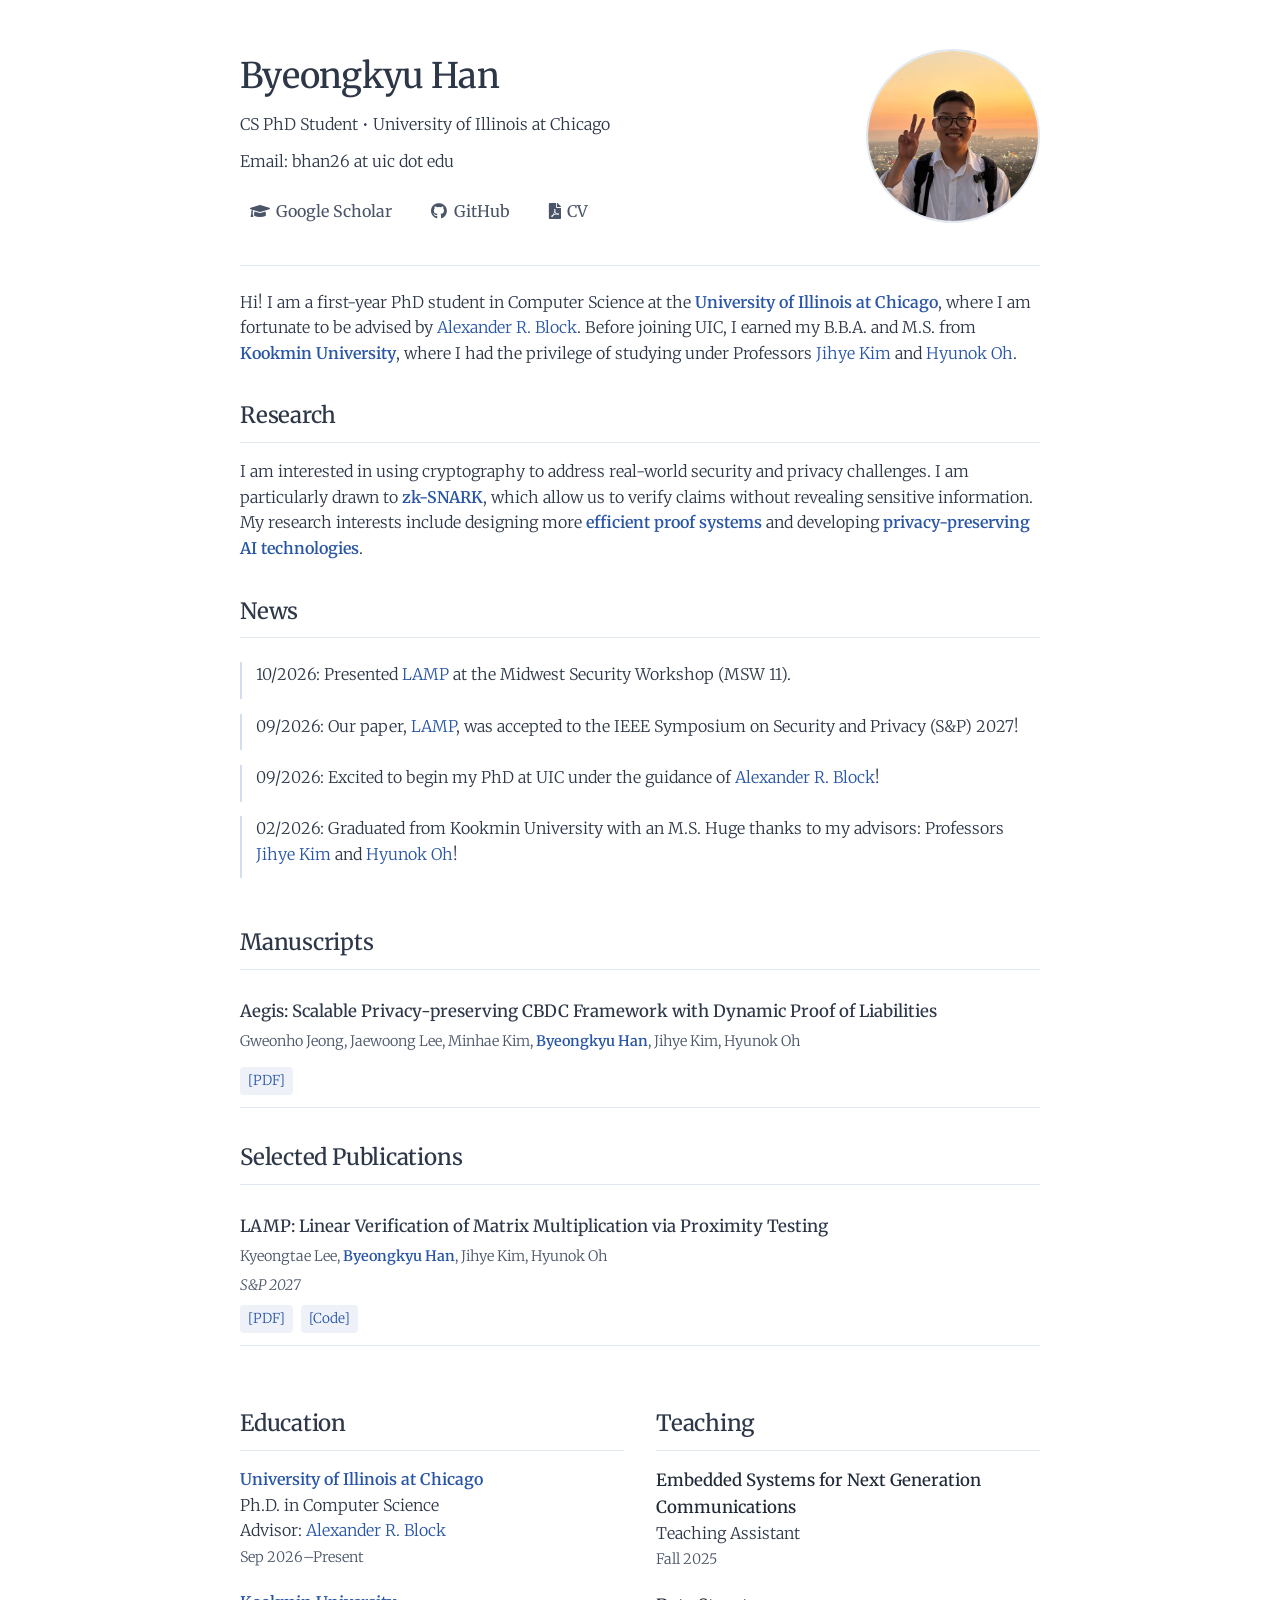
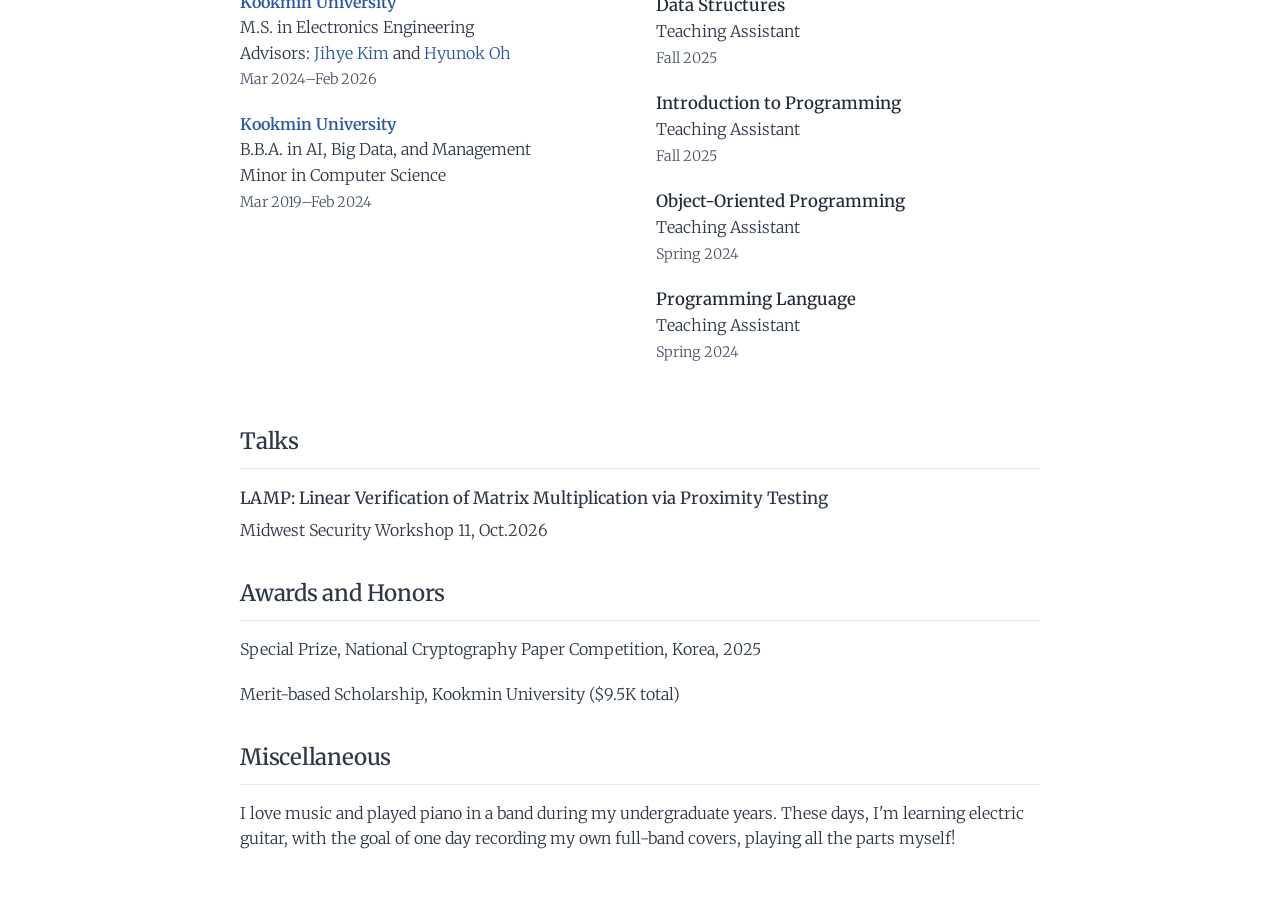
<file: index.html>
<!DOCTYPE html>
<html lang="en">
<head>
    <meta charset="UTF-8">
    <meta name="viewport" content="width=device-width, initial-scale=1.0">
    <meta name="description" content="Byeongkyu Han's academic homepage.">
    <meta name="keywords" content="Computer Science, PhD Student, Research, Machine Learning, Robotics">
    <meta name="author" content="Byeongkyu Han">
    <meta property="og:title" content="Byeongkyu Han">
    <meta property="og:description" content="Research in computer science and related fields.">
    <meta property="og:type" content="website">
    <meta property="og:url" content="#">
    <meta name="twitter:card" content="summary">
    <meta name="twitter:creator" content="@anonymous">
    <title>Byeongkyu Han</title>
    <link rel="stylesheet" href="https://fonts.googleapis.com/css2?family=Merriweather:wght@300;400;500;600&display=swap">
    <link rel="stylesheet" href="https://cdnjs.cloudflare.com/ajax/libs/font-awesome/5.15.3/css/all.min.css">
    <link rel="stylesheet" href="styles.css">
</head>
<body id="top">
    <header>
        <div class="header-content">
            <h1>Byeongkyu Han</h1>
            <p>CS PhD Student • University of Illinois at Chicago</p>
            <p>Email: bhan26 at uic dot edu</p>
            <div class="social-links-header">
                <a href="https://scholar.google.com/citations?view_op=list_works&hl=en&user=BxzRb6YAAAAJ"><i class="fas fa-graduation-cap"></i>Google Scholar</a>
                <a href="https://github.com/Han-16"><i class="fab fa-github"></i>GitHub</a>
                <a href="data/cv.pdf"><i class="fas fa-file-pdf"></i>CV</a>
            </div>
        </div>
        <div class="header-image">
            <img src="images/profile.jpg" alt="Portrait of Byeongkyu Han" width="170" height="170">
        </div>
    </header>

    <main>
        <section id="about">
            <p>Hi! I am a first-year PhD student in Computer Science at the <strong>University of Illinois at Chicago</strong>, where I am fortunate to be advised by <a href="https://www.cs.uic.edu/~block/">Alexander R. Block</a>. Before joining UIC, I earned my B.B.A. and M.S. from <strong>Kookmin University</strong>, where I had the privilege of studying under Professors <a href="https://sites.google.com/site/jihyekimkmu/">Jihye Kim</a> and <a href="https://sites.google.com/site/hyunokoh/">Hyunok Oh</a>.</p>
        </section>

        <section id="research">
            <h2>Research</h2>
            <p>I am interested in using cryptography to address real-world security and privacy challenges. I am particularly drawn to <strong>zk-SNARK</strong>, which allow us to verify claims without revealing sensitive information. My research interests include designing more <strong>efficient proof systems</strong> and developing <strong>privacy-preserving AI technologies</strong>.</p>
        </section>

        <section id="news">
            <h2>News</h2>
            <div class="news-container">
                <ul class="news-list">
                    <li>10/2026: Presented <a href="https://eprint.iacr.org/2026/1571.pdf">LAMP</a> at the Midwest Security Workshop (MSW 11).</li>
                    <li>09/2026: Our paper, <a href="https://eprint.iacr.org/2026/1571.pdf">LAMP</a>, was accepted to the IEEE Symposium on Security and Privacy (S&amp;P) 2027!</li>
                    <li>09/2026: Excited to begin my PhD at UIC under the guidance of <a href="https://www.cs.uic.edu/~block/">Alexander R. Block</a>!</li>
                    <li>02/2026: Graduated from Kookmin University with an M.S. Huge thanks to my advisors: Professors <a href="https://sites.google.com/site/jihyekimkmu/">Jihye Kim</a> and <a href="https://sites.google.com/site/hyunokoh/">Hyunok Oh</a>!</li>
                </ul>
            </div>
        </section>

        <section id="preprints">
            <h2>Manuscripts</h2>
            <div id="preprints-container">
                <!-- Preprints will be dynamically loaded here -->
            </div>
        </section>

        <section id="publications">
            <h2>Selected Publications</h2>
            <div id="publications-container">
                <!-- Publications will be dynamically loaded here -->
            </div>
        </section>

        <div class="education-teaching">
            <section id="education" aria-labelledby="education-heading">
                <h2 id="education-heading">Education</h2>
                <ul class="academic-list">
                    <li>
                        <strong>University of Illinois at Chicago</strong><br>
                        Ph.D. in Computer Science<br>
                        Advisor: <a href="https://www.cs.uic.edu/~block/">Alexander R. Block</a><br>
                        <span class="academic-period">Sep 2026–Present</span>
                    </li>
                    <li>
                        <strong>Kookmin University</strong><br>
                        M.S. in Electronics Engineering<br>
                        Advisors: <a href="https://sites.google.com/site/jihyekimkmu/">Jihye Kim</a> and <a href="https://sites.google.com/site/hyunokoh/">Hyunok Oh</a><br>
                        <span class="academic-period">Mar 2024–Feb 2026</span>
                    </li>
                    <li>
                        <strong>Kookmin University</strong><br>
                        B.B.A. in AI, Big Data, and Management<br>
                        Minor in Computer Science<br>
                        <span class="academic-period">Mar 2019–Feb 2024</span>
                    </li>
                </ul>
            </section>

            <section id="teaching" aria-labelledby="teaching-heading">
                <h2 id="teaching-heading">Teaching</h2>
                <ul class="academic-list">
                    <li>
                        <strong>Embedded Systems for Next Generation Communications</strong><br>
                        Teaching Assistant<br>
                        <span class="academic-period">Fall 2025</span>
                    </li>
                    <li>
                        <strong>Data Structures</strong><br>
                        Teaching Assistant<br>
                        <span class="academic-period">Fall 2025</span>
                    </li>
                    <li>
                        <strong>Introduction to Programming</strong><br>
                        Teaching Assistant<br>
                        <span class="academic-period">Fall 2025</span>
                    </li>
                    <li>
                        <strong>Object-Oriented Programming</strong><br>
                        Teaching Assistant<br>
                        <span class="academic-period">Spring 2024</span>
                    </li>
                    <li>
                        <strong>Programming Language</strong><br>
                        Teaching Assistant<br>
                        <span class="academic-period">Spring 2024</span>
                    </li>
                </ul>
            </section>
        </div>

        <section id="talks" aria-labelledby="talks-heading">
            <h2 id="talks-heading">Talks</h2>
            <ul class="academic-list">
                <li>
                    <div class="pub-title">LAMP: Linear Verification of Matrix Multiplication via Proximity Testing</div>
                    Midwest Security Workshop 11, Oct.2026
                </li>
            </ul>
        </section>

        <section id="awards" aria-labelledby="awards-heading">
            <h2 id="awards-heading">Awards and Honors</h2>
            <ul class="academic-list">
                <li>Special Prize, National Cryptography Paper Competition, Korea, 2025</li>
                <li>Merit-based Scholarship, Kookmin University ($9.5K total)</li>
            </ul>
        </section>

        <!-- <section id="services">
            <h2>Services</h2>
            <div class="service-category">
                <div class="service-title">Reviewer</div>
                <p>[Conference 1 YYYY], [Conference 2 YYYY], [Conference 3 YYYY], [Conference 4 YYYY], [Journal 1 YYYY], [Journal 2 YYYY]</p>
            </div>

            <div class="service-category">
                <div class="service-title">Volunteer</div>
                <p>[Role 1], [Role 2], [Role 3]</p>
            </div>
        </section> -->

        <section id="miscellaneous">
            <h2>Miscellaneous</h2>
            <div class="misc-item">
                <p>I love music and played piano in a band during my undergraduate years. These days, I'm learning electric guitar, with the goal of one day recording my own full-band covers, playing all the parts myself!</p>
            </div>
        </section>
    </main>

    <!-- <footer>
        <p>Last updated: [Month YYYY]. Design and source code from <a href="https://cs.stanford.edu/~yuhuiz/">Yuhui Zhang's website</a>.</p>
    </footer> -->

    <div id="imageModal" class="modal">
        <span class="modal-close" onclick="closeModal()">&times;</span>
        <img class="modal-content" id="modalImage">
    </div>
    <script src="scripts.js"></script>
</body>
</html>
</file>
<file: styles.css>
:root {
  --bg-color: #fff;
  --text-color: #2d3748;
  --text-secondary: #4a5568;
  --accent-color: #2855a6;
  --accent-hover: #1c4085;
  --border-color: #e2e8f0;
  --shadow-color: rgba(0,0,0,0.05);
  --animation-offset: 3px;
  --transition-time: 0.3s;
}

body {
  font-family: 'Merriweather', Georgia, 'Times New Roman', serif;
  line-height: 1.6;
  max-width: 800px;
  margin: 0 auto;
  padding: 1.5rem;
  color: var(--text-color);
  background-color: var(--bg-color);
  font-weight: 300;
}

header {
  margin-bottom: 1.5rem;
  border-bottom: 1px solid var(--border-color);
  padding-bottom: 1rem;
  display: flex;
  align-items: center;
  justify-content: space-between;
}

.header-content {
  flex: 1;
}

.header-image {
  width: 170px;
  height: 170px;
  flex-shrink: 0;
  overflow: hidden;
  border-radius: 50%;
  border: 2px solid var(--border-color);
  transition: box-shadow var(--transition-time) ease;
}

.header-image img {
  display: block;
  width: 170px;
  height: 170px;
  object-fit: cover;
  transform: scale(1.5);
  transform-origin: 50% 75%;
  transition: transform var(--transition-time) ease;
}

.header-image:hover {
  box-shadow: 0 5px 15px var(--shadow-color);
}

.header-image:hover img {
  transform: scale(1.53);
}

h1 {
  font-size: 2.2rem;
  font-weight: 500;
  margin-bottom: 0.25rem;
  letter-spacing: -0.02em;
}

h2 {
  font-size: 1.4rem;
  font-weight: 500;
  margin: 1.75rem 0 1rem;
  padding-bottom: 0.5rem;
  border-bottom: 1px solid var(--border-color);
  letter-spacing: -0.01em;
}

/* Navigation */
nav {
  margin-top: 1.5rem;
}

nav ul {
  list-style: none;
  padding: 0;
  display: flex;
  flex-wrap: wrap;
  gap: 1.25rem;
}

nav a, .social-links-header a {
  text-decoration: none;
  color: var(--text-secondary);
  transition: all var(--transition-time) ease;
  font-weight: 400;
  padding: 0.3rem 0.6rem;
  border-radius: 4px;
}

nav a:hover, .social-links-header a:hover {
  color: var(--accent-color);
  background-color: rgba(40, 85, 166, 0.08);
  transform: translateX(var(--animation-offset));
}

.social-links-header {
  display: flex;
  gap: 1.25rem;
  margin: 1.2rem 0;
}

.social-links-header a i {
  margin-right: 0.4rem;
}

/* Unified animation for elements (not sections) */
.publication-item, .award-item, .service-category, .misc-item, .news-list li {
  transition: transform var(--transition-time) ease;
}

.publication-item:hover, .award-item:hover,
.service-category:hover, .misc-item:hover, .news-list li:hover {
  transform: translateX(var(--animation-offset));
}

/* Section animation */
@keyframes fadeIn {
  from {
    opacity: 0;
    transform: translateX(var(--animation-offset));
  }
  to {
    opacity: 1;
    transform: translateX(0);
  }
}

section {
  margin-bottom: 2rem;
  scroll-margin-top: 1rem;
  animation: fadeIn 0.8s ease-out;
  width: 100%;
}

/* Publication styles */
.publication-item {
  margin-bottom: 1.5rem;
  padding: 0.75rem 0;
  border-bottom: 1px solid var(--border-color);
  display: flex;
  gap: 1.25rem;
}

.pub-thumbnail {
  width: 125px;
  height: 125px;
  flex-shrink: 0;
  border: 1px solid var(--border-color);
  overflow: hidden;
  cursor: pointer;
  position: relative;
  border-radius: 6px;
  box-shadow: 0 2px 8px var(--shadow-color);
}

.pub-thumbnail img {
  width: 100%;
  height: 100%;
  object-fit: cover;
  transition: transform var(--transition-time) ease;
}

.pub-thumbnail:hover img {
  transform: scale(1.08);
}

.pub-content {
  flex: 1;
}

.pub-title {
  font-weight: 500;
  margin-bottom: 0.4rem;
  font-size: 1.05rem;
}

.pub-authors {
  font-size: 0.9rem;
  margin-bottom: 0.4rem;
  color: var(--text-secondary);
  line-height: 1.5;
}

.highlight-name {
  font-weight: 600;
  color: var(--accent-color);
}

.pub-venue-container {
  display: flex;
  flex-wrap: wrap;
  align-items: center;
  gap: 0.75rem;
  margin-bottom: 0.5rem;
}

.pub-venue {
  font-size: 0.9rem;
  font-style: italic;
  color: var(--text-secondary);
}

.pub-award {
  font-size: 0.85rem;
  font-weight: 500;
  color: #fff;
  background-color: var(--accent-color);
  padding: 0.15rem 0.5rem;
  border-radius: 4px;
  display: inline-block;
  box-shadow: 0 1px 3px rgba(0,0,0,0.1);
  white-space: nowrap;
  animation: pulse 2s infinite;
}

@keyframes pulse {
  0% {
    box-shadow: 0 0 0 0 rgba(40, 85, 166, 0.4);
  }
  70% {
    box-shadow: 0 0 0 6px rgba(40, 85, 166, 0);
  }
  100% {
    box-shadow: 0 0 0 0 rgba(40, 85, 166, 0);
  }
}

.pub-links {
  font-size: 0.85rem;
  display: flex;
  flex-wrap: wrap;
  gap: 0.5rem;
}

.pub-links a {
  color: var(--accent-color);
  transition: all var(--transition-time) ease;
  padding: 0.2rem 0.5rem;
  border-radius: 4px;
  background-color: rgba(40, 85, 166, 0.08);
}

.pub-links a:hover {
  color: #fff;
  background-color: var(--accent-color);
  transform: translateX(3px);
  box-shadow: 0 2px 5px rgba(40, 85, 166, 0.2);
}

/* Awards section */
.award-item {
  display: flex;
  align-items: baseline;
  margin-bottom: 0.1rem;
}

.award-year {
  font-weight: 500;
  color: var(--accent-color);
  flex: 0 0 80px;
}

.award-desc {
  flex: 1;
}

.award-desc small {
  font-size: 0.85rem;
  color: var(--text-secondary);
  margin-left: 0.5rem;
}

/* News section */
.news-container {
  max-height: 300px;
  overflow-y: auto;
  scrollbar-width: none;
  -ms-overflow-style: none;
}

.news-container::-webkit-scrollbar {
  display: none;
}

.news-list {
  padding-left: 0;
  list-style-type: none;
  margin: 0.5rem 0;
}

.news-list li {
  margin-bottom: 0.9rem;
  padding-left: 0.9rem;
  border-left: 2px solid rgba(40, 85, 166, 0.2);
  padding-bottom: 0.7rem;
}

.news-list li:hover {
  border-left-color: var(--accent-color);
}

/* Education and teaching */
.education-teaching {
  display: grid;
  grid-template-columns: repeat(2, minmax(0, 1fr));
  column-gap: 2rem;
}

.education-teaching section {
  min-width: 0;
  overflow-wrap: anywhere;
}

.academic-list {
  list-style: none;
  padding: 0;
  margin: 0;
}

.academic-list li + li {
  margin-top: 1.25rem;
}

.academic-period {
  color: var(--text-secondary);
  font-size: 0.9rem;
}

#teaching strong {
  color: #1f2937;
  font-size: 1.05rem;
  font-weight: 500;
}

/* Services and misc */
.service-title {
  font-weight: 500;
  margin-bottom: 0.35rem;
  color: var(--accent-color);
}

.service-category p, .misc-item p {
  margin: 0.25rem 0 0.75rem;
}

/* Footer */
footer {
  margin-top: 2.5rem;
  padding-top: 1.2rem;
  border-top: 1px solid var(--border-color);
  font-size: 0.85rem;
  color: var(--text-secondary);
  text-align: center;
}

/* Generic styles */
a {
  color: var(--accent-color);
  text-decoration: none;
  transition: color var(--transition-time) ease;
}

a:hover {
  color: var(--accent-hover);
}

em {
  font-style: italic;
  color: var(--text-secondary);
}

ul {
  padding-left: 1.25rem;
}

p {
  margin: 0.5rem 0 0.75rem;
}

strong {
  font-weight: 600;
  color: var(--accent-color);
}

/* Modal styles */
.modal {
  display: none;
  position: fixed;
  z-index: 1000;
  padding-top: 100px;
  left: 0;
  top: 0;
  width: 100%;
  height: 100%;
  overflow: auto;
  background-color: rgba(0,0,0,0.85);
  transition: opacity var(--transition-time);
  opacity: 0;
}

.modal.show {
  opacity: 1;
}

.modal-content {
  margin: auto;
  display: block;
  max-width: 85%;
  max-height: 85%;
  border-radius: 4px;
  box-shadow: 0 10px 25px rgba(0,0,0,0.3);
  animation: zoom var(--transition-time) ease-out;
}

@keyframes zoom {
  from {
    transform: scale(0.8);
    opacity: 0;
  }
  to {
    transform: scale(1);
    opacity: 1;
  }
}

.modal-close {
  position: absolute;
  top: 15px;
  right: 35px;
  color: #f1f1f1;
  font-size: 35px;
  font-weight: normal;
  cursor: pointer;
  transition: color var(--transition-time);
  opacity: 0.8;
}

.modal-close:hover {
  color: #fff;
  opacity: 1;
  transform: scale(1.1);
}

/* Responsive design fixes */
@media (max-width: 768px) {
  .education-teaching {
    grid-template-columns: 1fr;
  }

  /* Make header stack vertically on mobile */
  header {
    flex-direction: column-reverse;
    align-items: center;
    text-align: center;
    gap: 1rem;
  }

  /* Center social links on mobile */
  .social-links-header {
    flex-wrap: wrap;
    justify-content: center;
  }

  /* Disable right-moving hover animations on mobile */
  .publication-item:hover, .award-item:hover,
  .service-category:hover, .misc-item:hover, .news-list li:hover,
  nav a:hover, .social-links-header a:hover, .pub-links a:hover {
    transform: none !important;
  }
}
</file>
